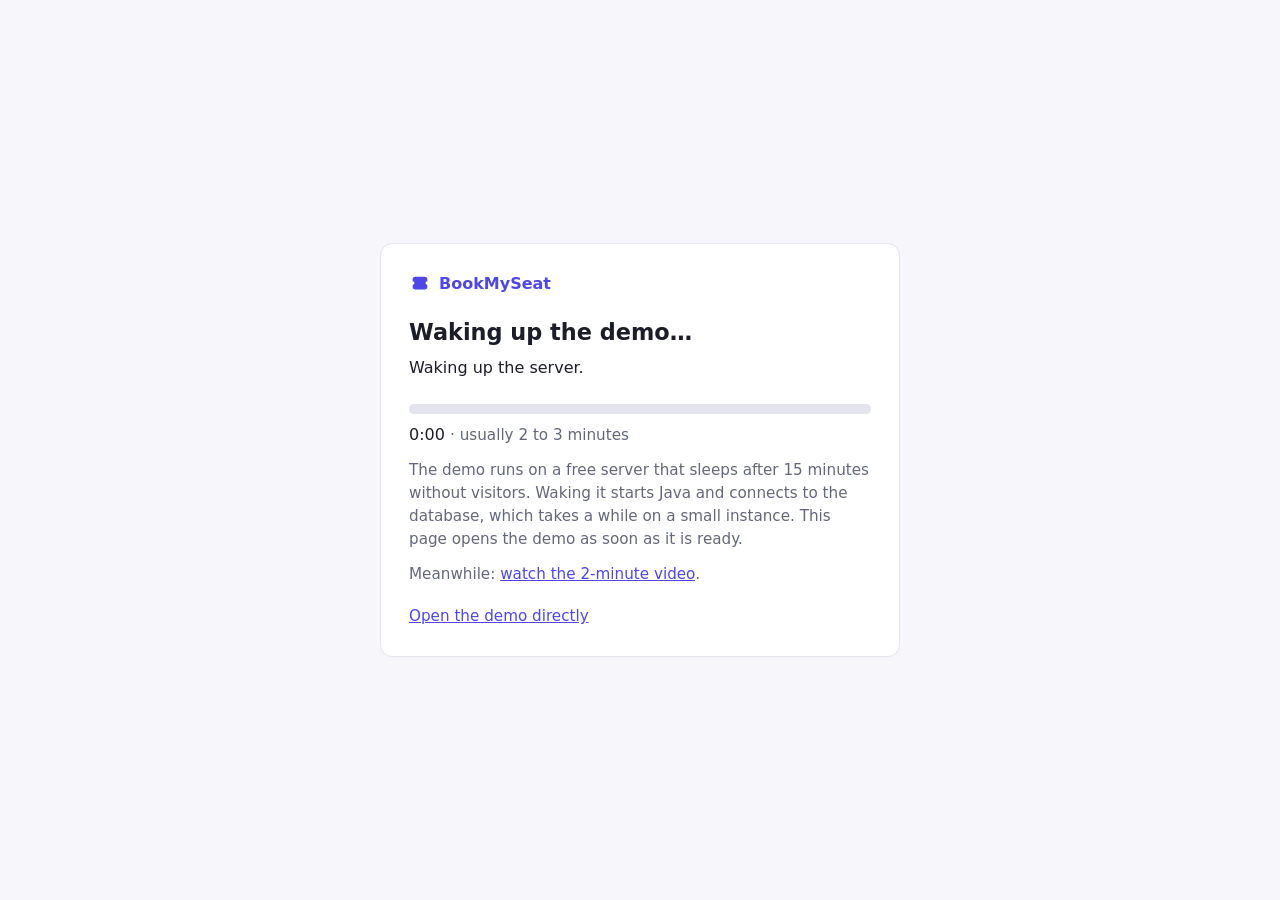
<file: docs/index.html>
<!doctype html>
<html lang="en">
<head>
	<meta charset="utf-8">
	<meta name="viewport" content="width=device-width, initial-scale=1">
	<!-- Pages can't send headers, so the policy is a meta tag: own files only, and the app's liveness probe -->
	<meta http-equiv="Content-Security-Policy" content="default-src 'none'; script-src 'self'; style-src 'self'; img-src 'self'; connect-src https://bookmyseat-8j1e.onrender.com; base-uri 'none'; form-action 'none'">
	<meta name="referrer" content="strict-origin-when-cross-origin">
	<title>BookMySeat: live demo</title>
	<meta name="description" content="Opens the BookMySeat demo, and waits for its free server to wake up if it is asleep.">
	<link rel="icon" href="favicon.svg" type="image/svg+xml">
	<link rel="stylesheet" href="start.css">
	<script src="start.js" defer></script>
</head>
<body data-app="https://bookmyseat-8j1e.onrender.com/">
	<main class="card">
		<p class="brand">
			<svg width="22" height="22" viewBox="0 0 24 24" aria-hidden="true"><path fill="currentColor" d="M4 7a3 3 0 0 1 3-3h10a3 3 0 0 1 3 3v2a2 2 0 0 0 0 4v2a3 3 0 0 1-3 3H7a3 3 0 0 1-3-3v-2a2 2 0 0 0 0-4z"/></svg>
			<span>BookMySeat</span>
		</p>

		<h1 id="title">Opening the demo…</h1>
		<p id="status" role="status" aria-live="polite">Checking whether the server is awake.</p>

		<div id="waiting" hidden>
			<progress id="progress" max="100" value="0" aria-labelledby="title"></progress>
			<p class="elapsed"><span id="elapsed">0:00</span> <span class="muted">· usually 2 to 3 minutes</span></p>
			<p class="muted">The demo runs on a free server that sleeps after 15 minutes without visitors. Waking it starts
				Java and connects to the database, which takes a while on a small instance. This page opens the demo
				as soon as it is ready.</p>
			<p class="muted">Meanwhile: <a href="demo/">watch the 2-minute video</a>.</p>
		</div>

		<div id="failed" hidden>
			<p>The server hasn't answered after 5 minutes. It may be redeploying.</p>
			<p><button class="btn" id="retry" type="button">Try again</button></p>
		</div>

		<p class="direct"><a id="direct" href="https://bookmyseat-8j1e.onrender.com/">Open the demo directly</a></p>
		<noscript><p>JavaScript is off: use the link above (the first load can take 2 to 3 minutes).</p></noscript>
	</main>
</body>
</html>
</file>
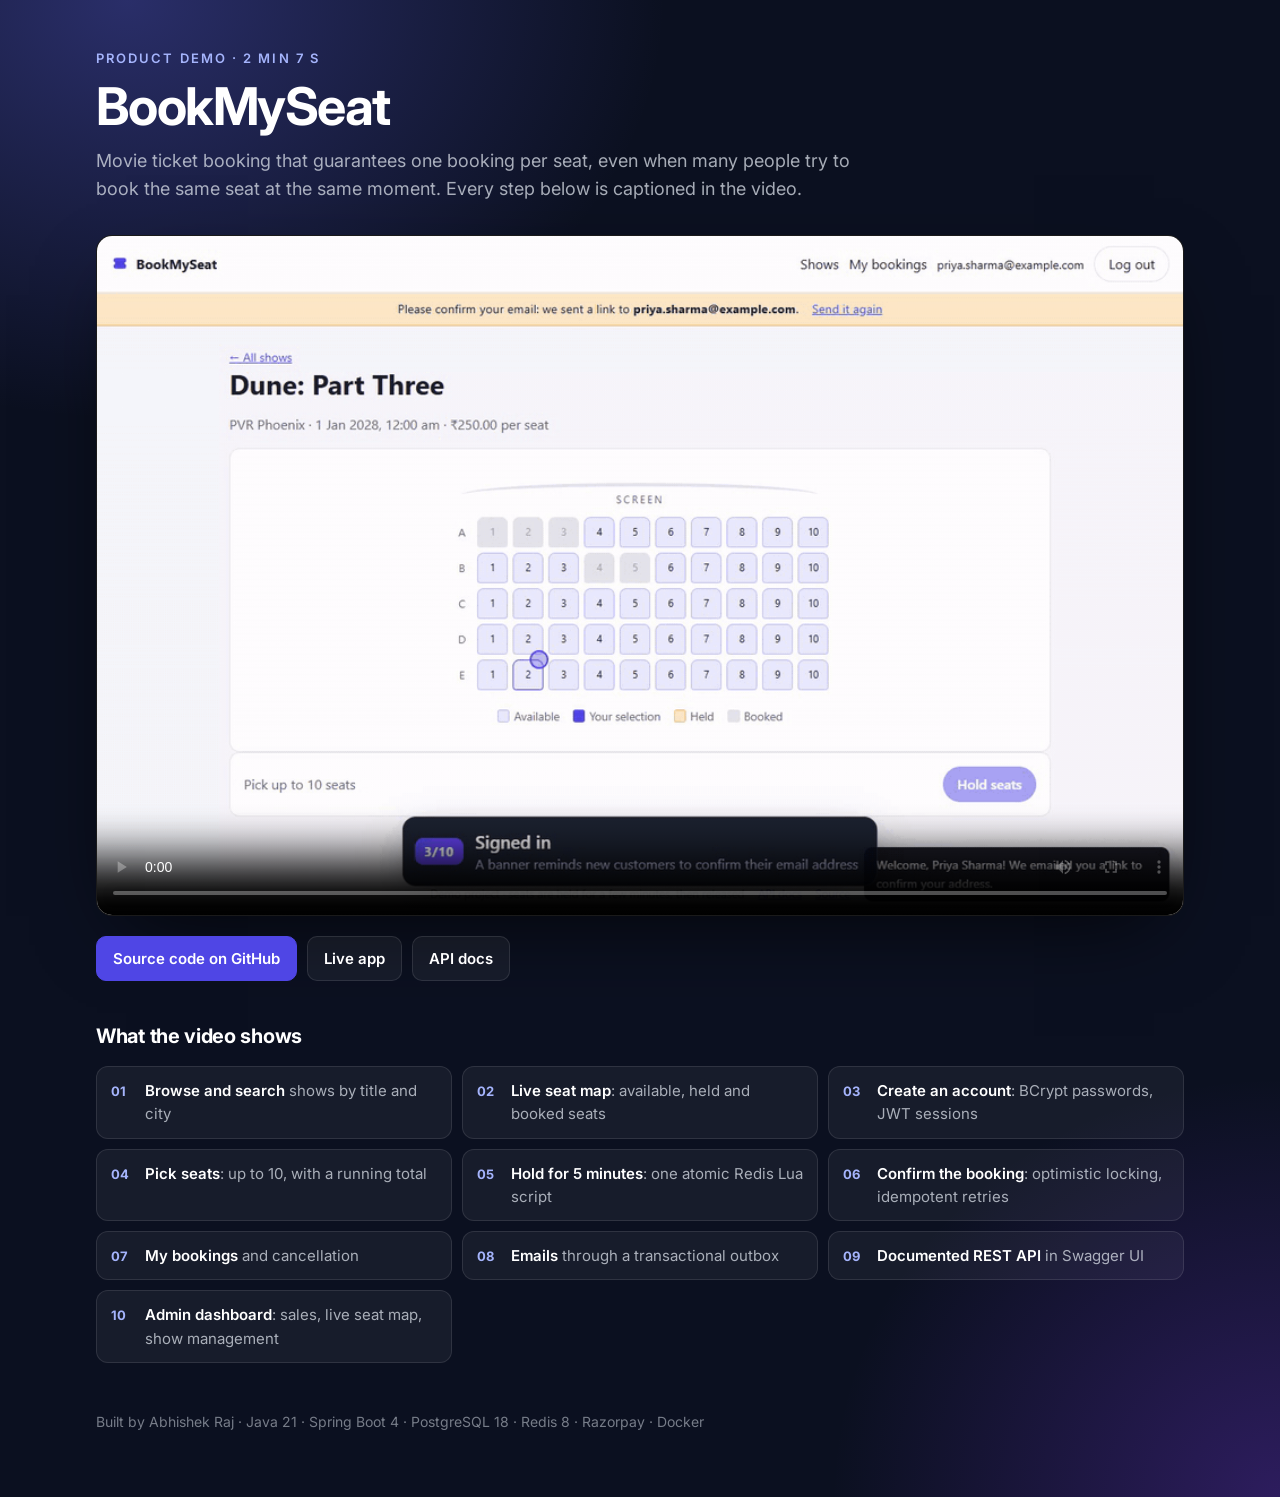
<file: docs/demo/index.html>
<!doctype html>
<html lang="en">
<head>
<meta charset="utf-8">
<meta name="viewport" content="width=device-width, initial-scale=1">
<title>BookMySeat Demo</title>
<meta name="description" content="A 2-minute captioned walkthrough of BookMySeat: movie ticket booking that guarantees one booking per seat.">
<link rel="icon" type="image/svg+xml" href="data:image/svg+xml,%3Csvg xmlns='http://www.w3.org/2000/svg' viewBox='0 0 64 64'%3E%3Crect width='64' height='64' rx='16' fill='%234f46e5'/%3E%3Crect x='17' y='13' width='26' height='34' rx='4' fill='%23fff'/%3E%3C/svg%3E">
<link rel="preconnect" href="https://fonts.googleapis.com">
<link rel="preconnect" href="https://fonts.gstatic.com" crossorigin>
<link href="https://fonts.googleapis.com/css2?family=Inter:wght@400;500;600;700;800&display=swap" rel="stylesheet">
<style>
  :root {
    --bg: #0b1020;
    --text: #ffffff;
    --muted: rgba(226, 232, 240, 0.72);
    --faint: rgba(226, 232, 240, 0.5);
    --accent: #a5b4fc;
    --card: rgba(255, 255, 255, 0.05);
    --border: rgba(255, 255, 255, 0.1);
    --primary: #4f46e5;
  }
  * { box-sizing: border-box; margin: 0; padding: 0; }
  body {
    min-height: 100vh;
    font-family: Inter, system-ui, sans-serif;
    color: var(--text);
    background:
      radial-gradient(60% 40% at 10% 0%, rgba(99, 102, 241, 0.35) 0%, transparent 70%),
      radial-gradient(50% 40% at 100% 100%, rgba(124, 58, 237, 0.3) 0%, transparent 70%),
      var(--bg);
    line-height: 1.55;
  }
  main { max-width: 1120px; margin: 0 auto; padding: 48px 16px 64px; }
  .eyebrow { color: var(--accent); font-weight: 600; letter-spacing: 0.16em; text-transform: uppercase; font-size: 13px; }
  h1 { font-size: clamp(32px, 5vw, 52px); letter-spacing: -0.03em; line-height: 1.1; margin: 10px 0 12px; }
  .lead { color: var(--muted); font-size: 18px; max-width: 760px; }
  .player {
    margin: 32px 0 20px;
    border-radius: 16px;
    overflow: hidden;
    border: 1px solid var(--border);
    box-shadow: 0 30px 80px -30px rgba(0, 0, 0, 0.8);
    background: #000;
  }
  video { display: block; width: 100%; height: auto; aspect-ratio: 1280 / 800; }
  .links { display: flex; flex-wrap: wrap; gap: 10px; margin-bottom: 40px; }
  .links a {
    color: var(--text);
    text-decoration: none;
    font-weight: 600;
    font-size: 15px;
    padding: 10px 16px;
    border-radius: 10px;
    border: 1px solid var(--border);
    background: var(--card);
  }
  .links a.primary { background: var(--primary); border-color: var(--primary); }
  .links a:hover { border-color: var(--accent); }
  h2 { font-size: 20px; letter-spacing: -0.015em; margin-bottom: 14px; }
  ol { list-style: none; display: grid; grid-template-columns: repeat(auto-fit, minmax(min(300px, 100%), 1fr)); gap: 10px; }
  li { display: flex; gap: 12px; align-items: baseline; padding: 12px 14px; border-radius: 12px; border: 1px solid var(--border); background: var(--card); color: var(--muted); font-size: 15px; }
  li b { color: var(--text); font-weight: 600; }
  li span { flex-shrink: 0; color: var(--accent); font-weight: 700; font-size: 13px; min-width: 22px; }
  footer { margin-top: 48px; color: var(--faint); font-size: 14px; }
</style>
</head>
<body>
<main>
  <div class="eyebrow">Product demo · 2 min 7 s</div>
  <h1>BookMySeat</h1>
  <p class="lead">Movie ticket booking that guarantees one booking per seat, even when many people try to book the same seat at the same moment. Every step below is captioned in the video.</p>

  <div class="player">
    <video controls preload="metadata" playsinline poster="demo-preview.gif">
      <source src="bookmyseat-demo.mp4" type="video/mp4">
      Your browser can't play this video. <a href="bookmyseat-demo.mp4">Download it instead.</a>
    </video>
  </div>

  <div class="links">
    <a class="primary" href="https://github.com/Abhishek360007/BookMySeat">Source code on GitHub</a>
    <a href="../">Live app</a>
    <a href="https://bookmyseat-8j1e.onrender.com/swagger-ui/index.html">API docs</a>
  </div>

  <h2>What the video shows</h2>
  <ol>
    <li><span>01</span><div><b>Browse and search</b> shows by title and city</div></li>
    <li><span>02</span><div><b>Live seat map</b>: available, held and booked seats</div></li>
    <li><span>03</span><div><b>Create an account</b>: BCrypt passwords, JWT sessions</div></li>
    <li><span>04</span><div><b>Pick seats</b>: up to 10, with a running total</div></li>
    <li><span>05</span><div><b>Hold for 5 minutes</b>: one atomic Redis Lua script</div></li>
    <li><span>06</span><div><b>Confirm the booking</b>: optimistic locking, idempotent retries</div></li>
    <li><span>07</span><div><b>My bookings</b> and cancellation</div></li>
    <li><span>08</span><div><b>Emails</b> through a transactional outbox</div></li>
    <li><span>09</span><div><b>Documented REST API</b> in Swagger UI</div></li>
    <li><span>10</span><div><b>Admin dashboard</b>: sales, live seat map, show management</div></li>
  </ol>

  <footer>Built by Abhishek Raj · Java 21 · Spring Boot 4 · PostgreSQL 18 · Redis 8 · Razorpay · Docker</footer>
</main>
</body>
</html>
</file>
<file: docs/start.css>
/* Same colours as the web app (src/main/resources/static/assets/app.css) */
:root {
	--bg: #f7f7fb;
	--surface: #ffffff;
	--text: #1c1d26;
	--muted: #646779;
	--border: #e3e4ee;
	--accent: #4f46e5;
	--accent-text: #ffffff;
	--danger: #c0392b;
	--radius: 12px;
	color-scheme: light dark;
}

@media (prefers-color-scheme: dark) {
	:root {
		--bg: #12131a;
		--surface: #1b1c25;
		--text: #ebecf3;
		--muted: #9a9db0;
		--border: #2c2e3b;
		--accent: #8b85ff;
		--accent-text: #12131a;
		--danger: #ff7b6e;
	}
}

* { box-sizing: border-box; }

body {
	margin: 0;
	min-height: 100vh;
	display: grid;
	place-items: center;
	padding: 16px;
	background: var(--bg);
	color: var(--text);
	font: 16px/1.5 system-ui, -apple-system, "Segoe UI", Roboto, sans-serif;
}

.card {
	width: 100%;
	max-width: 520px;
	padding: 28px;
	background: var(--surface);
	border: 1px solid var(--border);
	border-radius: var(--radius);
}

.brand {
	display: flex;
	align-items: center;
	gap: 8px;
	margin: 0 0 20px;
	font-weight: 700;
	color: var(--accent);
}

h1 { margin: 0 0 6px; font-size: 1.4rem; font-weight: 650; }

p { margin: 0 0 12px; }

.muted { color: var(--muted); font-size: 0.95rem; }

a { color: var(--accent); }

progress {
	width: 100%;
	height: 10px;
	margin: 12px 0 6px;
	border: 0;
	border-radius: 999px;
	background: var(--border);
	accent-color: var(--accent);
	overflow: hidden;
}

progress::-webkit-progress-bar { background: var(--border); border-radius: 999px; }
progress::-webkit-progress-value { background: var(--accent); border-radius: 999px; transition: width 0.5s ease; }
progress::-moz-progress-bar { background: var(--accent); border-radius: 999px; }

@media (prefers-reduced-motion: reduce) {
	progress::-webkit-progress-value { transition: none; }
}

.elapsed { font-variant-numeric: tabular-nums; }

#failed p:first-child { color: var(--danger); }

.btn {
	padding: 8px 16px;
	font: inherit;
	color: var(--accent-text);
	background: var(--accent);
	border: 0;
	border-radius: 8px;
	cursor: pointer;
}

.btn:focus-visible, a:focus-visible { outline: 3px solid var(--accent); outline-offset: 2px; }

.direct { margin: 20px 0 0; font-size: 0.95rem; }
</file>
